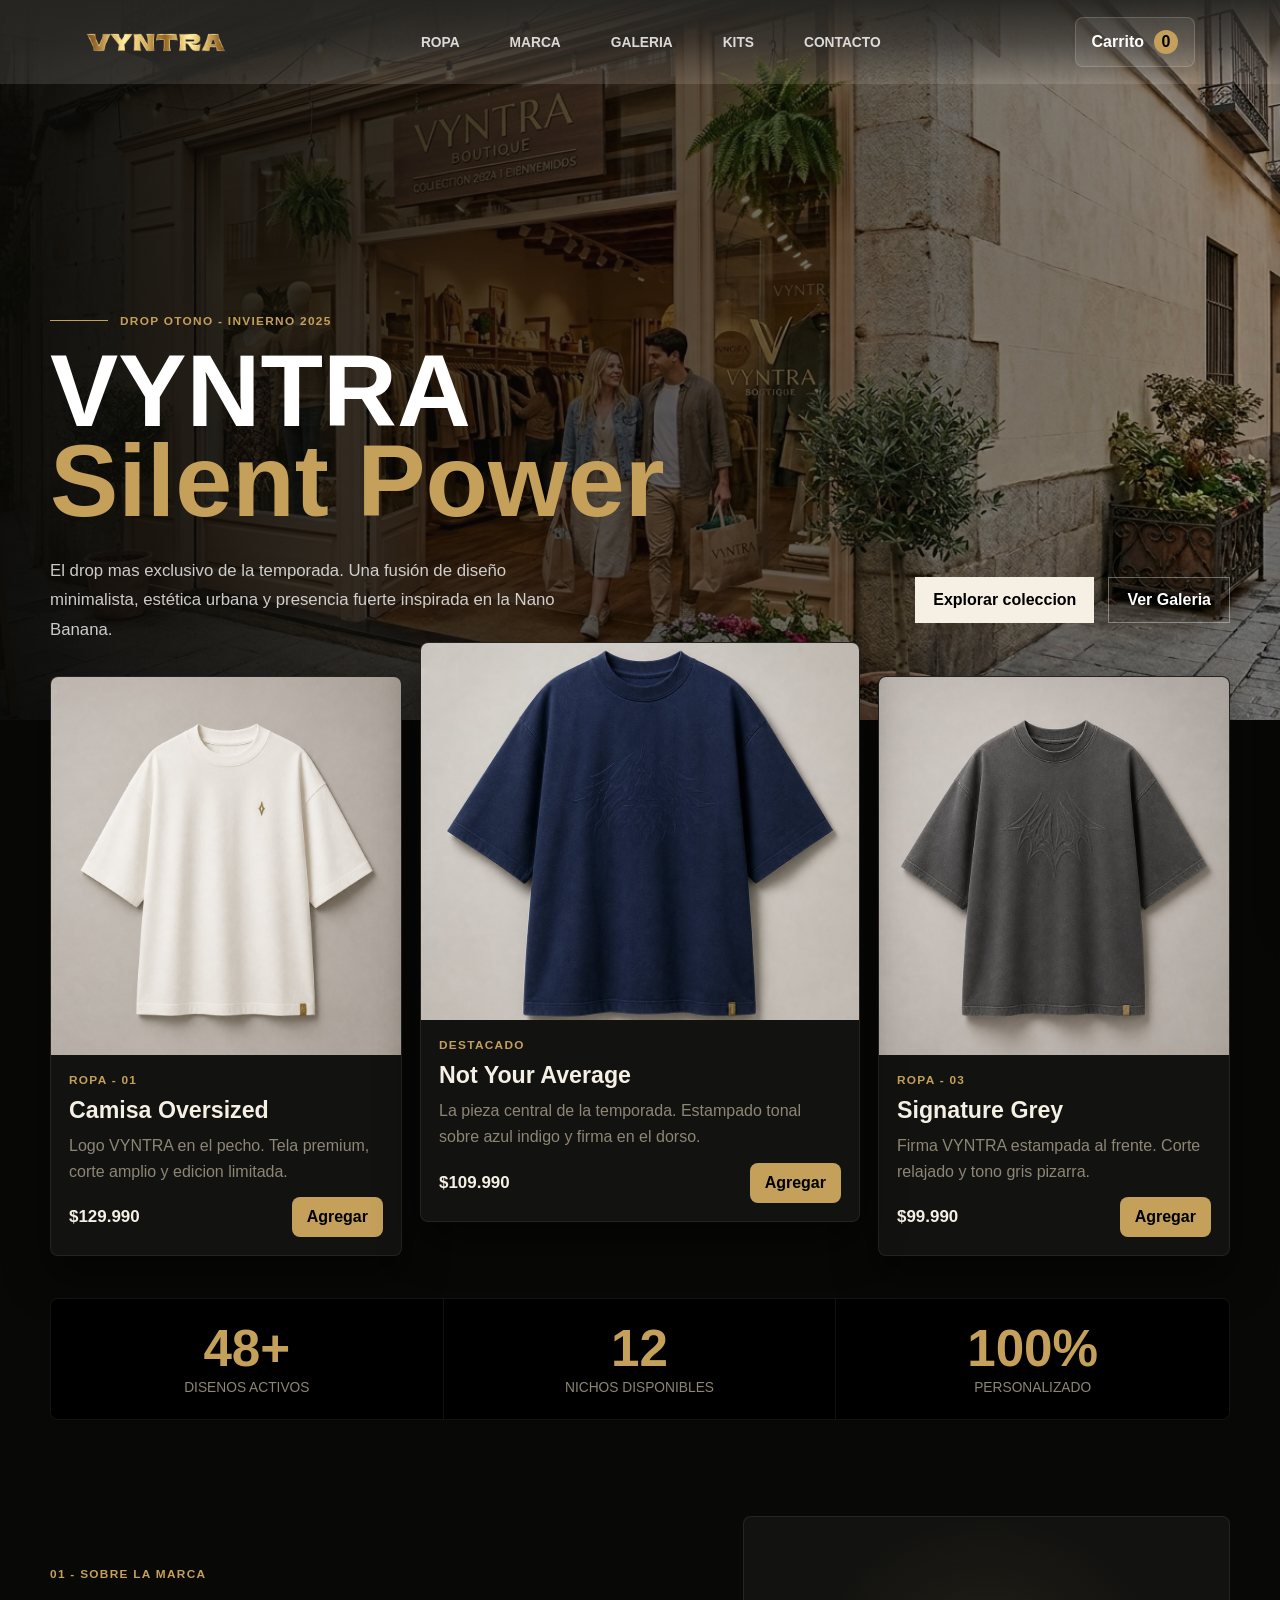
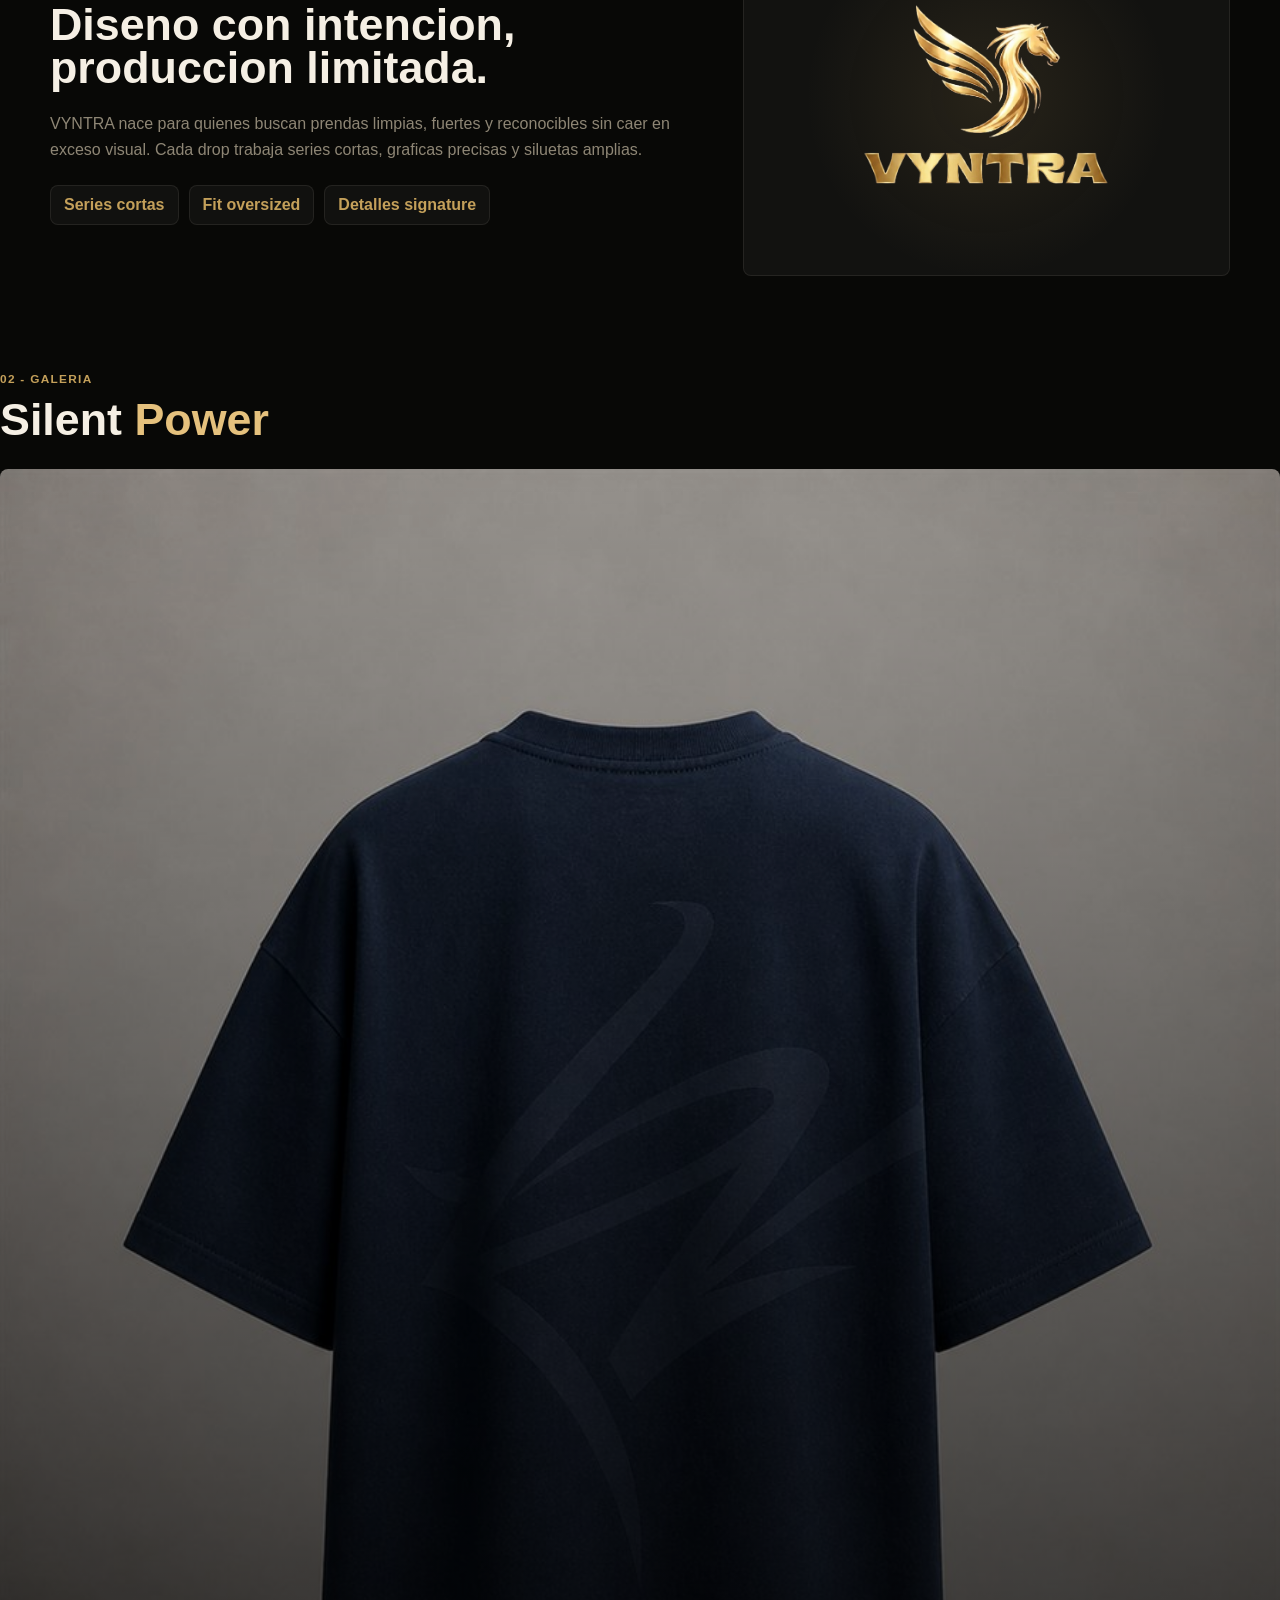
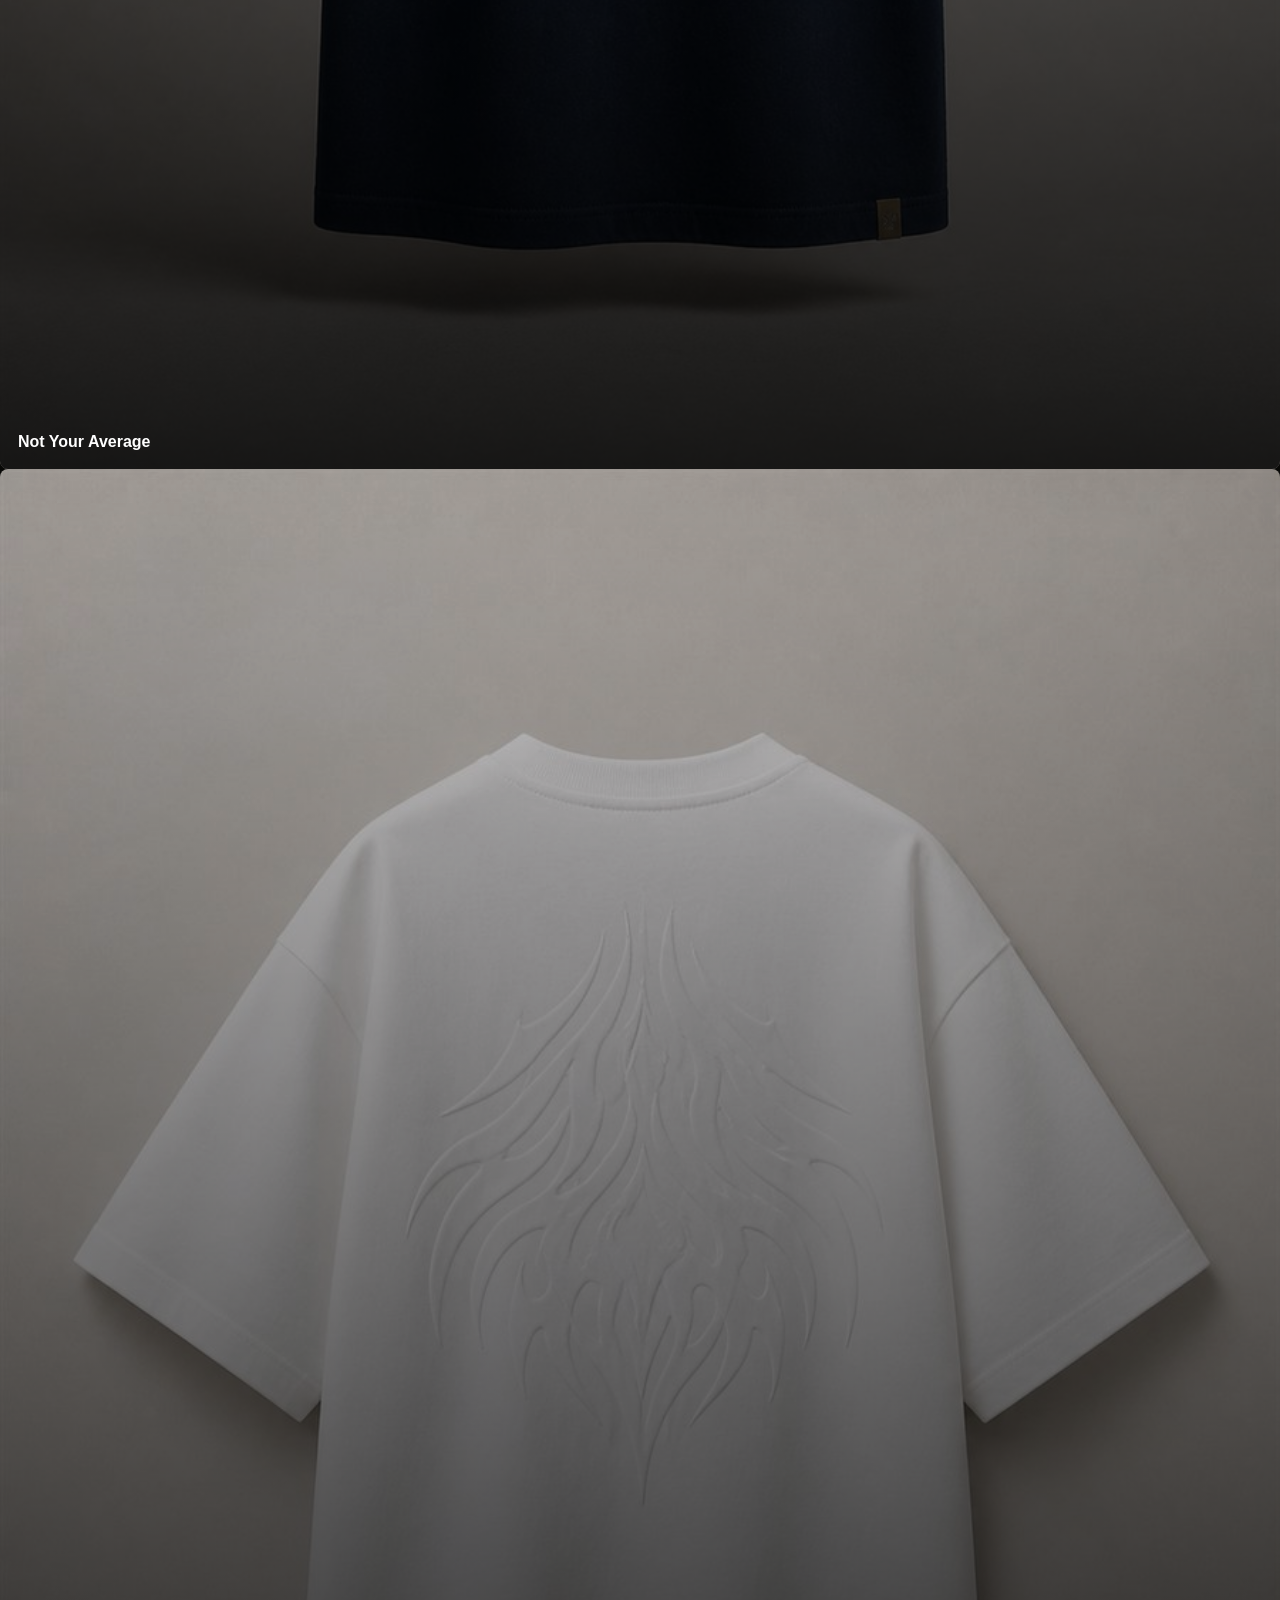
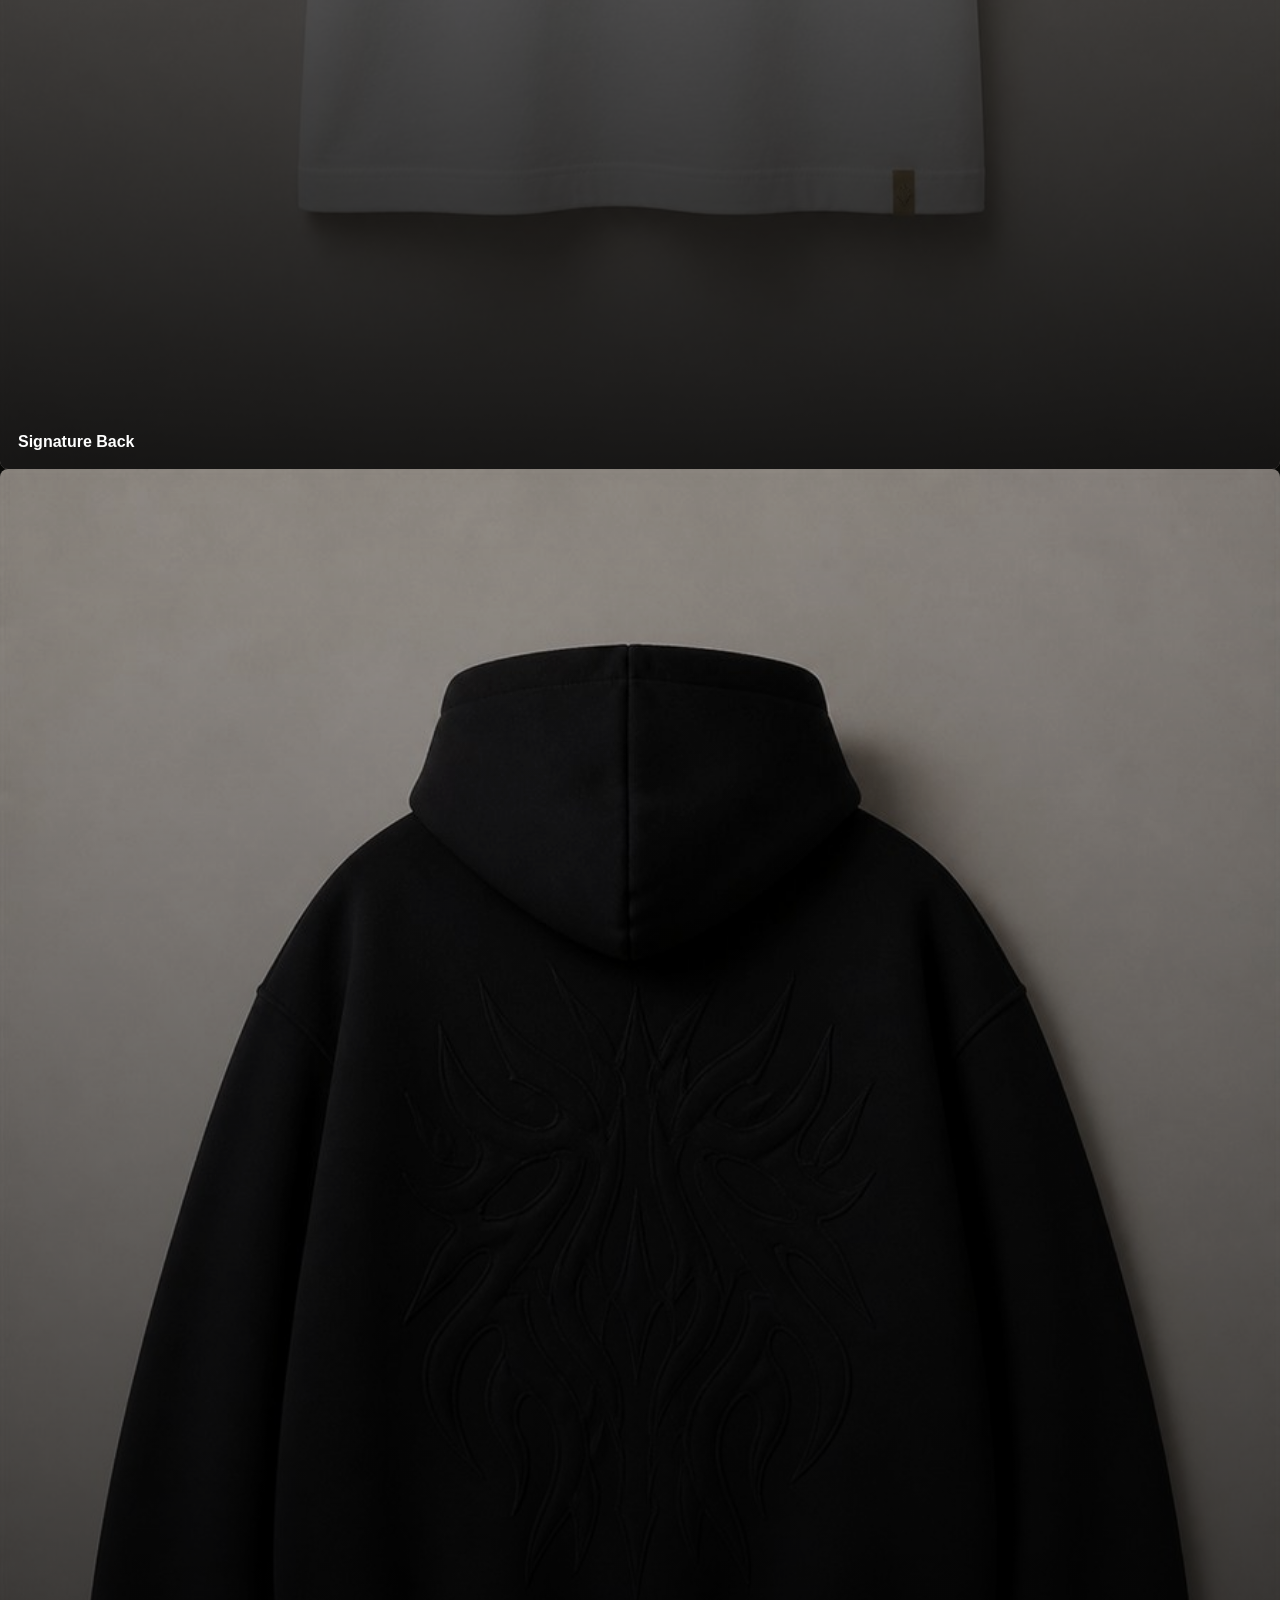
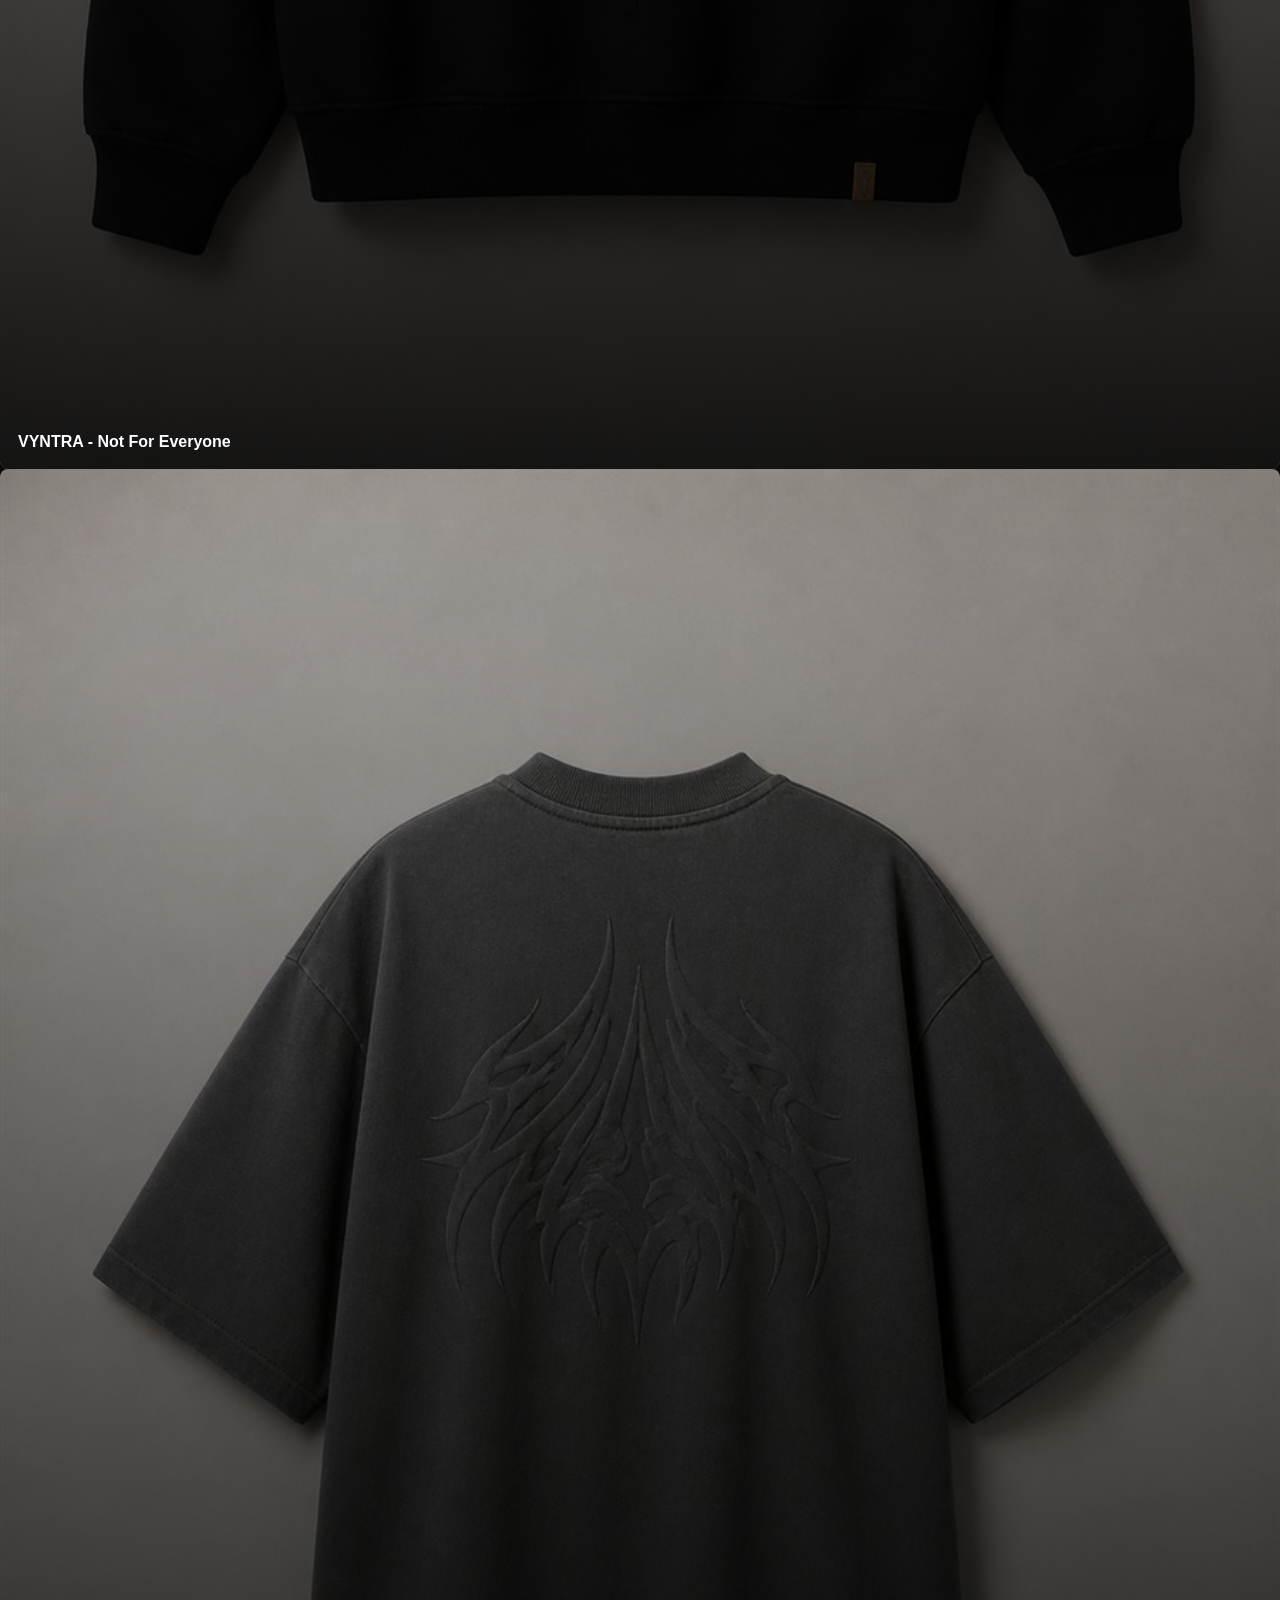
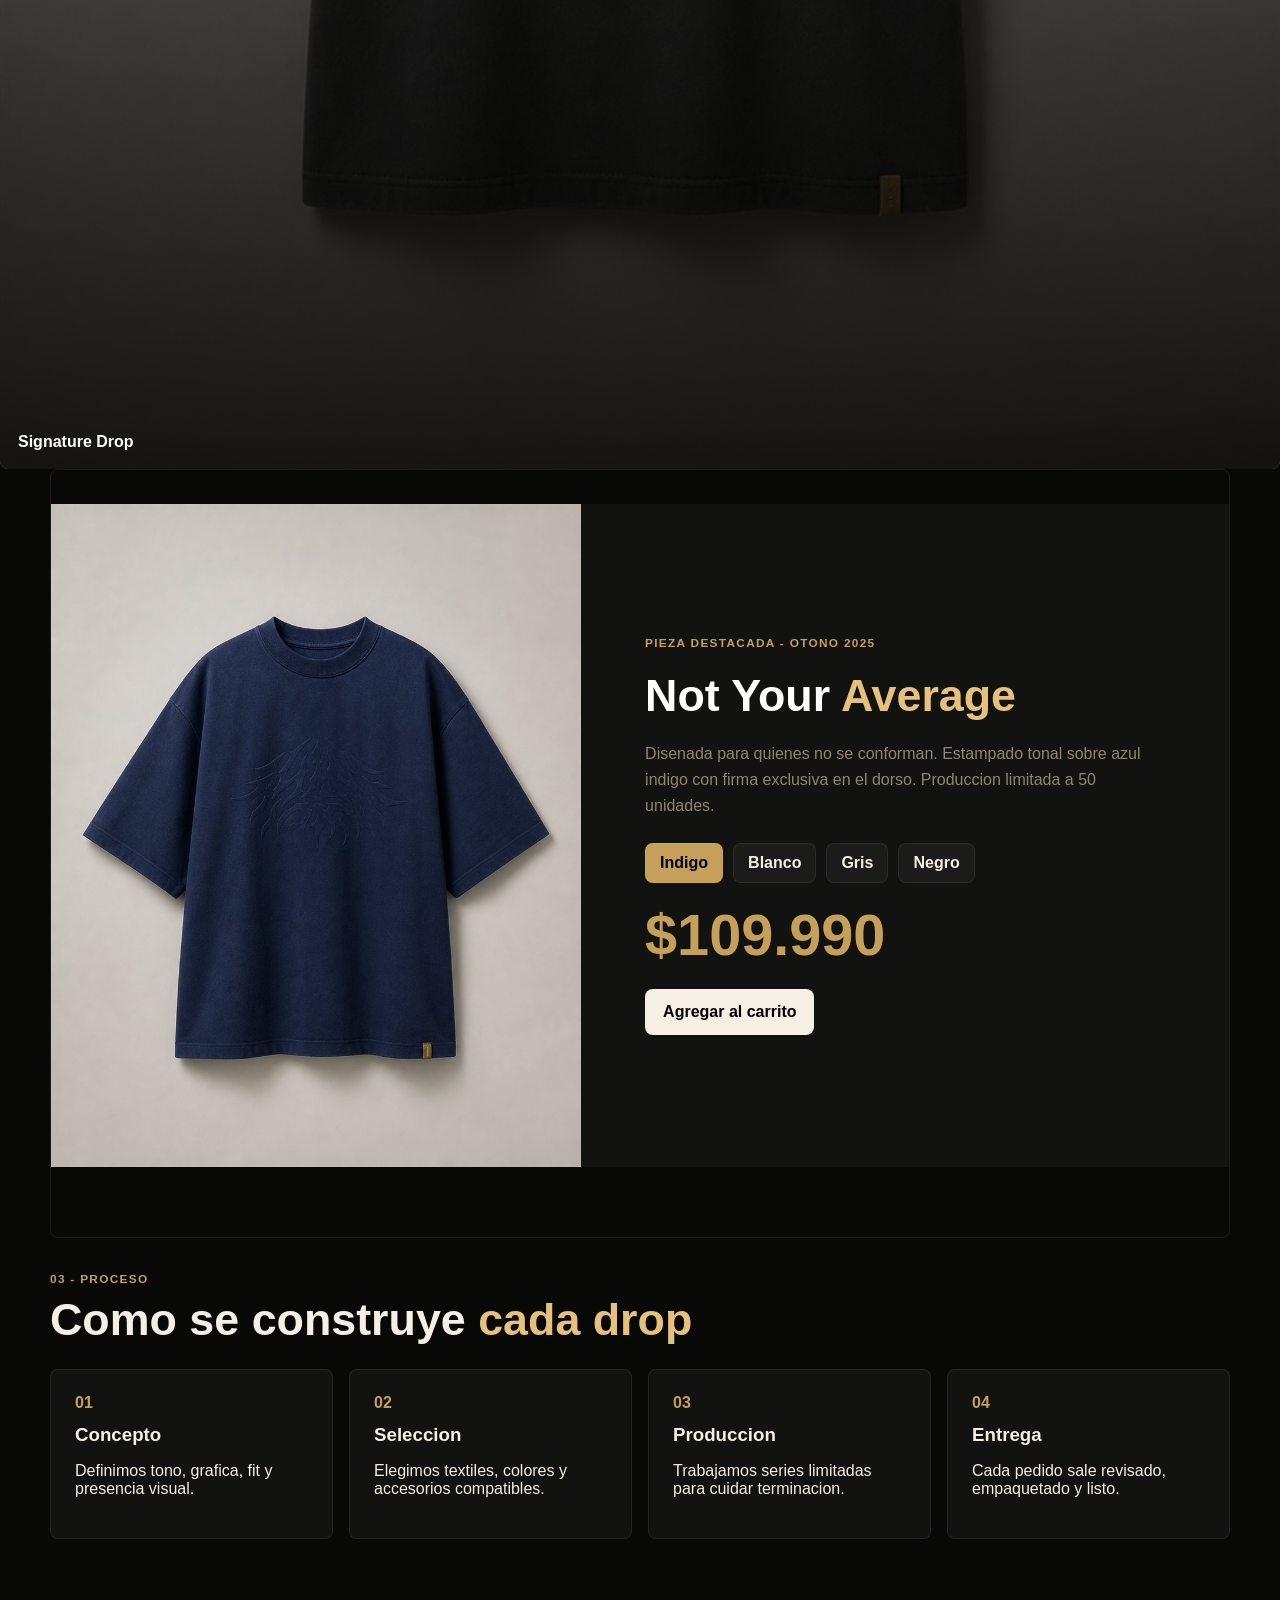
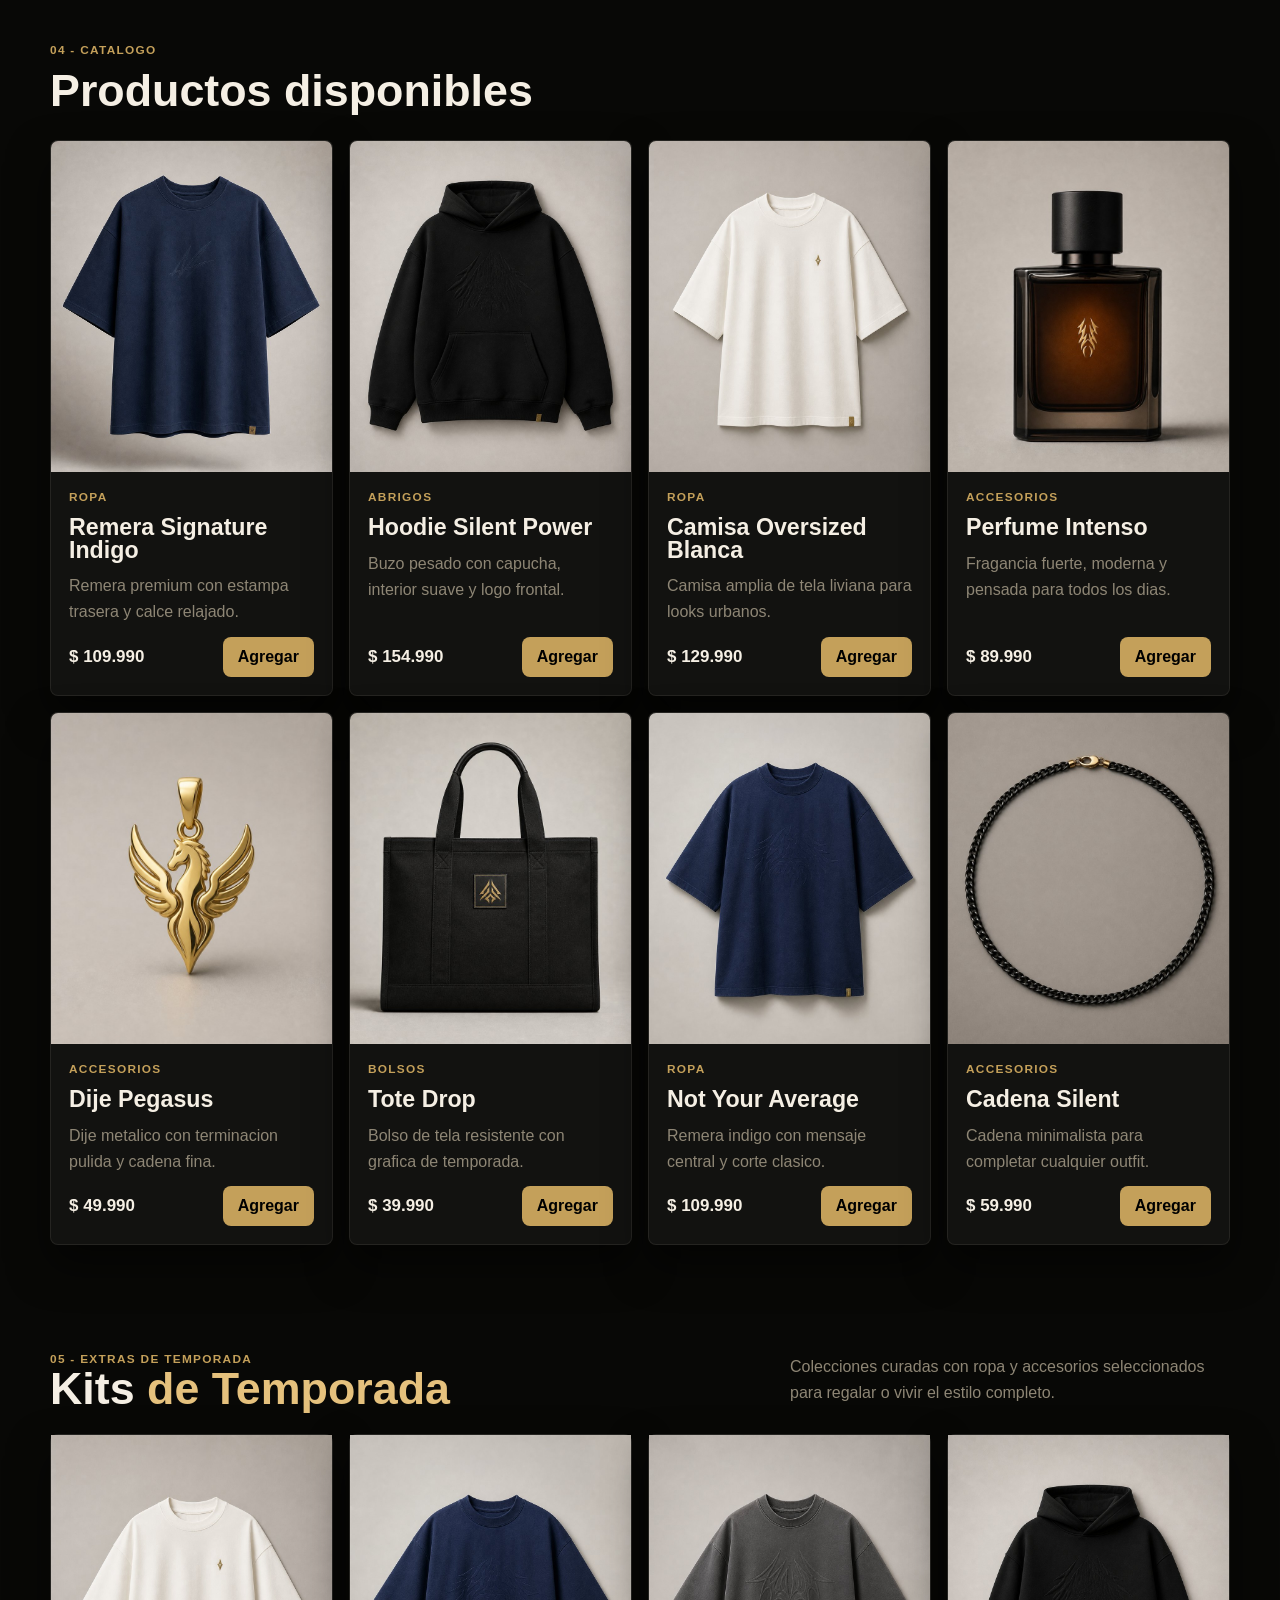
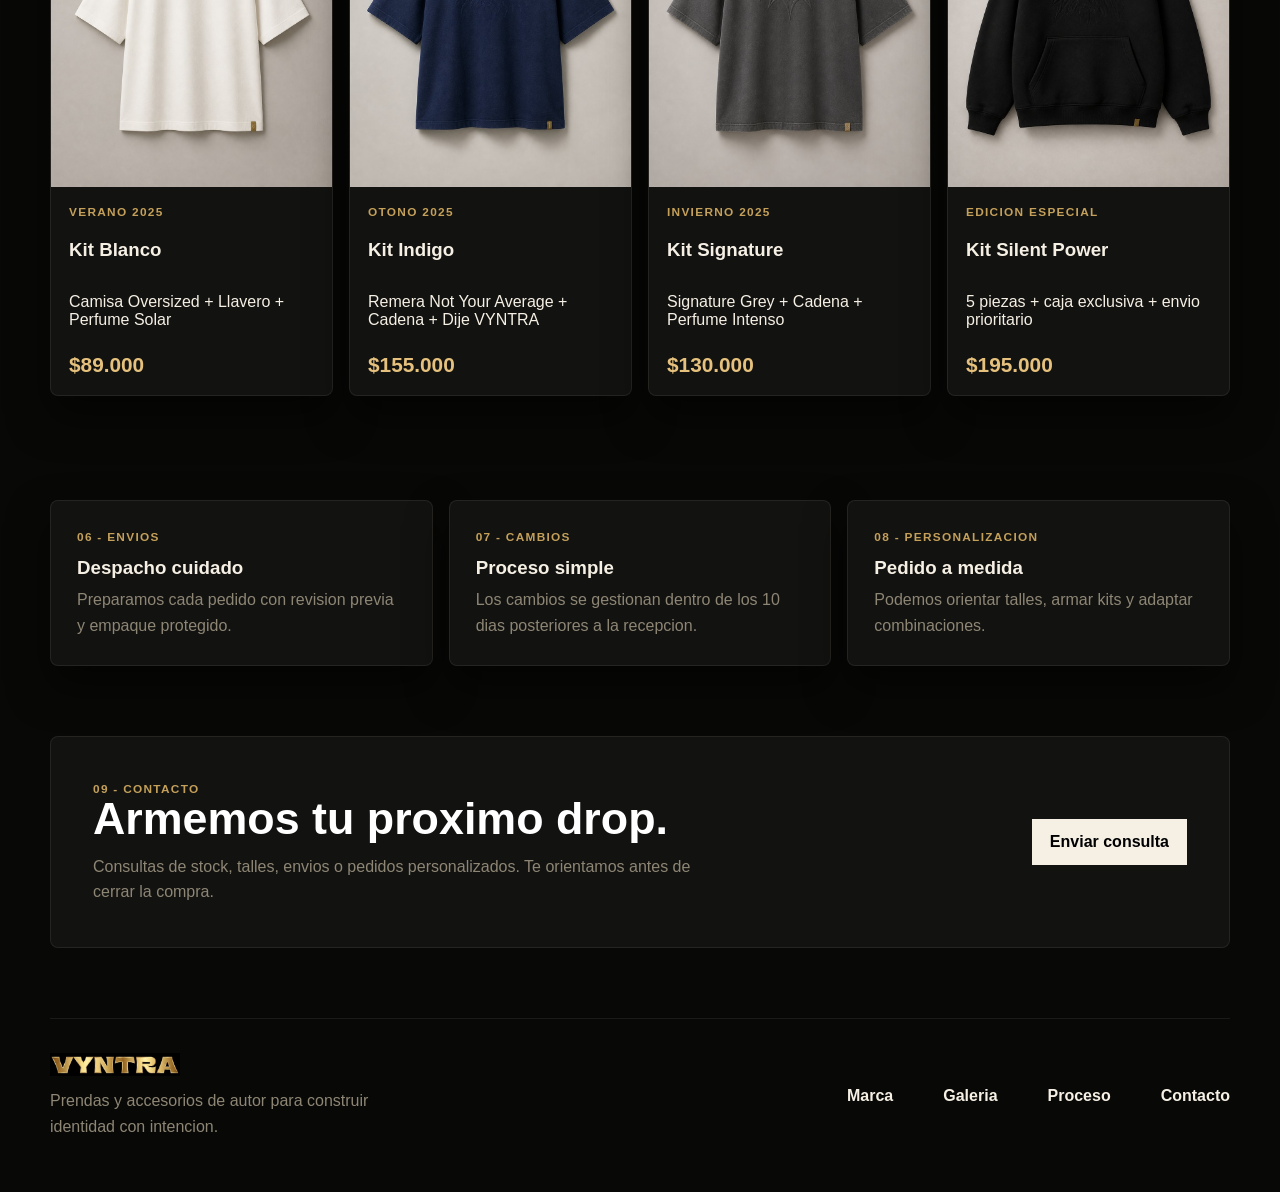
<file: mini-tienda/index.html>
<!DOCTYPE html>
<html lang="es">
<head>
  <meta charset="UTF-8">
  <meta name="viewport" content="width=device-width, initial-scale=1.0">
  <!-- Título de la tienda para SEO y accesibilidad -->
  <title>VYNTRA Mini Store</title>
  <!-- Enlace a la hoja de estilos CSS refactorizada -->
  <link rel="stylesheet" href="css/styles.css">
</head>
<body>
  <!-- Cabecera principal del sitio con navegación fija -->
  <header class="site-header">
    <nav class="navbar" aria-label="Navegacion principal">
      <!-- Logo de la marca -->
      <a class="brand" href="#inicio" aria-label="Inicio VYNTRA">
        <img src="../images/logoprincipaltexto-removebg-preview.png" alt="VYNTRA">
      </a>

      <!-- Enlaces de navegación rápida -->
      <div class="nav-links">
        <a href="#ropa">Ropa</a>
        <a href="#sobre">Marca</a>
        <a href="#gallery">Galeria</a>
        <a href="#kits">Kits</a>
        <a href="#contacto">Contacto</a>
      </div>

      <!-- Botón para abrir el carrito lateral con contador de ítems -->
      <button class="nav-cart" type="button" id="open-cart">
        Carrito <span id="cart-count">0</span>
      </button>
    </nav>
  </header>

  <main>
    <!-- Sección de Héroe (Hero) con la imagen de la Nano Banana generada -->
    <section class="hero" id="inicio">
      <div class="hero-bg">
        <img src="../images/products/inicio.png" alt="Drop Especial">
      </div>
      <div class="hero-content">
        <div class="hero-eyebrow">
          <span></span>
          <p>Drop Otono - Invierno 2025</p>
        </div>
        <h1>VYNTRA <strong>Silent Power</strong></h1>
        <div class="hero-row">
          <p>El drop mas exclusivo de la temporada. Una fusión de diseño minimalista, estética urbana y presencia fuerte inspirada en la Nano Banana.</p>
          <div class="hero-actions">
            <a class="btn btn-light" href="#ropa">Explorar coleccion</a>
            <a class="btn btn-ghost" href="#gallery">Ver Galeria</a>
          </div>
        </div>
      </div>
    </section>

    <!-- Fila de productos destacados iniciales -->
    <section class="product-row" id="ropa">
      <!-- Producto 1: Camisa Oversized -->
      <article class="product-card product-small">
        <img src="../images/products/camisa-oversized-blanca-front.jpg" alt="Camisa Oversized Blanca">
        <div>
          <span>Ropa - 01</span>
          <h2>Camisa Oversized</h2>
          <p>Logo VYNTRA en el pecho. Tela premium, corte amplio y edicion limitada.</p>
          <div class="product-bottom">
            <strong>$129.990</strong>
            <button type="button" data-add="3">Agregar</button>
          </div>
        </div>
      </article>

      <!-- Producto destacado central: Not Your Average -->
      <article class="product-card product-featured">
        <img src="../images/products/not-average-indigo-front.jpg" alt="Not Your Average">
        <div>
          <span>Destacado</span>
          <h2>Not Your Average</h2>
          <p>La pieza central de la temporada. Estampado tonal sobre azul indigo y firma en el dorso.</p>
          <div class="product-bottom">
            <strong>$109.990</strong>
            <button type="button" data-add="7">Agregar</button>
          </div>
        </div>
      </article>

      <!-- Producto 3: Signature Grey -->
      <article class="product-card product-small">
        <img src="../images/products/signature-grey-front.jpg" alt="Signature Grey">
        <div>
          <span>Ropa - 03</span>
          <h2>Signature Grey</h2>
          <p>Firma VYNTRA estampada al frente. Corte relajado y tono gris pizarra.</p>
          <div class="product-bottom">
            <strong>$99.990</strong>
            <button type="button" data-add="9">Agregar</button>
          </div>
        </div>
      </article>
    </section>

    <!-- Sección de estadísticas y números clave de la marca -->
    <section class="stats-strip" aria-label="Datos de la marca">
      <div><strong>48+</strong><span>Disenos activos</span></div>
      <div><strong>12</strong><span>Nichos disponibles</span></div>
      <div><strong>100%</strong><span>Personalizado</span></div>
    </section>

    <!-- Sección de información sobre la marca y filosofía -->
    <section class="brand-section" id="sobre">
      <div class="brand-copy">
        <span class="section-tag">01 - Sobre la marca</span>
        <h2>Diseno con intencion, produccion limitada.</h2>
        <p>VYNTRA nace para quienes buscan prendas limpias, fuertes y reconocibles sin caer en exceso visual. Cada drop trabaja series cortas, graficas precisas y siluetas amplias.</p>
        <div class="brand-points">
          <span>Series cortas</span>
          <span>Fit oversized</span>
          <span>Detalles signature</span>
        </div>
      </div>
      <!-- Logo o emblema circular de la marca -->
      <div class="brand-mark">
        <img src="../images/logoprincipal.png" alt="Emblema VYNTRA">
      </div>
    </section>

    <!-- Galeria: Galería visual de fotos de estilo de vida -->
    <section class="gallery" id="gallery">
      <div class="section-head">
        <span class="section-tag">02 - Galeria</span>
        <h2>Silent <em>Power</em></h2>
      </div>

      <div class="gallery-grid">
        <article class="look-card tall">
          <img src="../images/products/signature-back-indigo-hover.jpg" alt="Not Your Average lifestyle">
          <span>Not Your Average</span>
        </article>
        <article class="look-card tall">
          <img src="../images/products/silent-power-blanco-hover.jpg" alt="Signature Back">
          <span>Signature Back</span>
        </article>
        <article class="look-card">
          <img src="../images/products/hoodie-silent-power-hover.jpg" alt="VYNTRA Silent Power">
          <span>VYNTRA - Not For Everyone</span>
        </article>
        <article class="look-card">
          <img src="../images/products/signature-grey-hover.jpg" alt="Signature Drop">
          <span>Signature Drop</span>
        </article>
      </div>
    </section>

    <!-- Editorial: Destacado de temporada con selector de color interactivo -->
    <section class="editorial" id="destacado">
      <div class="editorial-image">
        <img src="../images/products/not-average-indigo-front.jpg" alt="Not Your Average">
      </div>
      <div class="editorial-info">
        <span class="section-tag">Pieza destacada - Otono 2025</span>
        <h2>Not Your <em>Average</em></h2>
        <p>Disenada para quienes no se conforman. Estampado tonal sobre azul indigo con firma exclusiva en el dorso. Produccion limitada a 50 unidades.</p>
        <div class="option-list">
          <button class="active" type="button">Indigo</button>
          <button type="button">Blanco</button>
          <button type="button">Gris</button>
          <button type="button">Negro</button>
        </div>
        <strong class="editorial-price">$109.990</strong>
        <button class="btn btn-dark" type="button" data-add="7">Agregar al carrito</button>
      </div>
    </section>

    <!-- Sección de proceso: Pasos del desarrollo de producto -->
    <section class="process-section" id="proceso">
      <div class="section-head">
        <span class="section-tag">03 - Proceso</span>
        <h2>Como se construye <em>cada drop</em></h2>
      </div>

      <div class="process-grid">
        <article><span>01</span><h3>Concepto</h3><p>Definimos tono, grafica, fit y presencia visual.</p></article>
        <article><span>02</span><h3>Seleccion</h3><p>Elegimos textiles, colores y accesorios compatibles.</p></article>
        <article><span>03</span><h3>Produccion</h3><p>Trabajamos series limitadas para cuidar terminacion.</p></article>
        <article><span>04</span><h3>Entrega</h3><p>Cada pedido sale revisado, empaquetado y listo.</p></article>
      </div>
    </section>

    <!-- Catálogo de productos completo, poblado dinámicamente mediante JS -->
    <section class="catalog-section">
      <div class="section-head">
        <span class="section-tag">04 - Catalogo</span>
        <h2>Productos disponibles</h2>
      </div>
      <div class="catalog-grid" id="product-list" aria-live="polite"></div>
    </section>

    <!-- Kits de temporada combinados -->
    <section class="kits-section" id="kits">
      <div class="kits-top">
        <div>
          <span class="section-tag">05 - Extras de temporada</span>
          <h2>Kits <em>de Temporada</em></h2>
        </div>
        <p>Colecciones curadas con ropa y accesorios seleccionados para regalar o vivir el estilo completo.</p>
      </div>

      <div class="kits-grid">
        <article class="kit-card">
          <img src="../images/products/camisa-oversized-blanca-front.jpg" alt="Kit Blanco">
          <div><span>Verano 2025</span><h3>Kit Blanco</h3><p>Camisa Oversized + Llavero + Perfume Solar</p><strong>$89.000</strong></div>
        </article>
        <article class="kit-card">
          <img src="../images/products/not-average-indigo-front.jpg" alt="Kit Indigo">
          <div><span>Otono 2025</span><h3>Kit Indigo</h3><p>Remera Not Your Average + Cadena + Dije VYNTRA</p><strong>$155.000</strong></div>
        </article>
        <article class="kit-card">
          <img src="../images/products/signature-grey-front.jpg" alt="Kit Signature">
          <div><span>Invierno 2025</span><h3>Kit Signature</h3><p>Signature Grey + Cadena + Perfume Intenso</p><strong>$130.000</strong></div>
        </article>
        <article class="kit-card">
          <img src="../images/products/hoodie-silent-power-front.jpg" alt="Kit Silent Power">
          <div><span>Edicion especial</span><h3>Kit Silent Power</h3><p>5 piezas + caja exclusiva + envio prioritario</p><strong>$195.000</strong></div>
        </article>
      </div>
    </section>

    <!-- Información de servicios adicionales (Envíos, Cambios, etc.) -->
    <section class="service-section" id="envios">
      <article>
        <span class="section-tag">06 - Envios</span>
        <h3>Despacho cuidado</h3>
        <p>Preparamos cada pedido con revision previa y empaque protegido.</p>
      </article>
      <article>
        <span class="section-tag">07 - Cambios</span>
        <h3>Proceso simple</h3>
        <p>Los cambios se gestionan dentro de los 10 dias posteriores a la recepcion.</p>
      </article>
      <article>
        <span class="section-tag">08 - Personalizacion</span>
        <h3>Pedido a medida</h3>
        <p>Podemos orientar talles, armar kits y adaptar combinaciones.</p>
      </article>
    </section>

    <!-- Banda de contacto y consultas directas -->
    <section class="contact-band" id="contacto">
      <div>
        <span class="section-tag">09 - Contacto</span>
        <h2>Armemos tu proximo drop.</h2>
        <p>Consultas de stock, talles, envios o pedidos personalizados. Te orientamos antes de cerrar la compra.</p>
      </div>
      <a class="btn btn-light" href="mailto:ventas@vyntra.com">Enviar consulta</a>
    </section>
  </main>

  <!-- Pie de página general con enlaces y logo -->
  <footer class="footer">
    <div>
      <img src="../images/logoprincipaltexto.png" alt="VYNTRA">
      <p>Prendas y accesorios de autor para construir identidad con intencion.</p>
    </div>
    <nav aria-label="Secciones del pie">
      <a href="#sobre">Marca</a>
      <a href="#gallery">Galeria</a>
      <a href="#proceso">Proceso</a>
      <a href="#contacto">Contacto</a>
    </nav>
  </footer>

  <!-- Carrito lateral deslizante (Drawer) para previsualización de compra -->
  <div class="cart-overlay" id="cart-overlay" aria-hidden="true"></div>
  <aside class="cart-drawer" id="cart-drawer" aria-label="Carrito de compras" aria-hidden="true">
    <div class="drawer-head">
      <div>
        <span class="section-tag">Compra ficticia</span>
        <h2>Tu carrito</h2>
      </div>
      <!-- Botón para cerrar el carrito -->
      <button class="icon-button" type="button" id="close-cart" aria-label="Cerrar carrito">x</button>
    </div>

    <!-- Contenedor de ítems añadidos, se renderiza con JS -->
    <div class="cart-items" id="cart-items"></div>

    <!-- Resumen y total de la compra -->
    <div class="drawer-summary">
      <div><span>Subtotal</span><strong id="subtotal">$0</strong></div>
      <div><span>Envio</span><span>Gratis</span></div>
      <div class="summary-total"><span>Total</span><strong id="total">$0</strong></div>
      <!-- Botón para avanzar al Checkout -->
      <button class="btn btn-dark full" type="button" id="checkout-button">Finalizar compra</button>
      <p>Es una compra simulada, no se procesa ningun pago real.</p>
    </div>
  </aside>

  <!-- Modal del Checkout de compra ficticia -->
  <div class="modal" id="checkout-modal" aria-hidden="true">
    <div class="modal-box" role="dialog" aria-modal="true" aria-labelledby="modal-title">
      <!-- Botón de cierre del modal -->
      <button class="icon-button close-modal" type="button" id="close-modal" aria-label="Cerrar">x</button>
      <span class="section-tag">Checkout</span>
      <h2 id="modal-title">Datos de compra</h2>

      <!-- Formulario para completar los datos de envío -->
      <form id="checkout-form">
        <label>Nombre completo<input type="text" id="customer-name" placeholder="Ej: Facundo Perez" required></label>
        <label>Email<input type="email" id="customer-email" placeholder="Ej: correo@email.com" required></label>
        <label>Direccion de envio<input type="text" id="customer-address" placeholder="Ej: Calle 123" required></label>
        <button class="btn btn-dark full" type="submit">Confirmar compra</button>
      </form>
    </div>
  </div>

  <!-- Notificación Toast emergente para acciones (ej. producto agregado) -->
  <div class="toast" id="toast" role="status" aria-live="polite"></div>

  <!-- Script con la lógica interactiva de la tienda -->
  <script src="js/app.js"></script>
</body>
</html>
</file>
<file: mini-tienda/css/styles.css>
/* ==========================================================================
   CSS VARIABLES & DESIGN SYSTEM (DARK & CREAM THEME)
   ========================================================================== */
:root {
  --black: #000000;
  --bg: #080806;                         /* Fondo principal oscuro */
  --cream: #f5efe4;                      /* Color crema principal para texto y acentos */
  --paper: #121210;                      /* Fondo de tarjetas, modales y cajones */
  --ink: #f5efe4;                        /* Color de texto principal */
  --muted: #8e8675;                      /* Texto secundario y descripciones */
  --line: rgba(255, 255, 255, 0.1);      /* Bordes claros generales */
  --dark-line: rgba(245, 239, 228, 0.08);/* Bordes en elementos oscuros */
  --gold: #c4a05a;                       /* Acento dorado de la marca */
  --gold-dark: #e5c17d;                  /* Acento dorado brillante para legibilidad en oscuro */
  --shadow: 0 20px 40px rgba(0, 0, 0, 0.5); /* Sombra difusa premium */
}

/* ==========================================================================
   RESET & ESTILOS BASE
   ========================================================================== */
* { box-sizing: border-box; }
html { scroll-behavior: smooth; }
body {
  margin: 0;
  color: var(--ink);
  background: var(--bg);
  font-family: -apple-system, BlinkMacSystemFont, "Segoe UI", Roboto, sans-serif;
}
body.drawer-open, body.modal-open { overflow: hidden; }
img { display: block; max-width: 100%; }
button, input { font: inherit; }
button { cursor: pointer; border: 0; border-radius: 8px; }
a { color: inherit; text-decoration: none; }

/* ==========================================================================
   COMPONENTES GLOBALES Y CONTENEDORES
   ========================================================================== */
/* Ancho máximo y centrado para todos los bloques de contenido principal */
.navbar, .hero-content, .product-row, .stats-strip, .brand-section, .lookbook, 
.editorial, .process-section, .catalog-section, .kits-section, .service-section, 
.contact-band, .footer {
  width: min(1180px, calc(100% - 32px));
  margin-inline: auto;
}

/* Relleno vertical estándar para las secciones del catálogo y contenidos */
.lookbook, .editorial, .process-section, .catalog-section, .kits-section, .service-section {
  padding: 34px 0 70px;
}

/* Grillas genéricas autoadaptables para reducir media-queries */
.process-grid, .catalog-grid, .kits-grid, .service-section {
  display: grid;
  gap: 16px;
}

/* Botones e interactivos con micro-animaciones al pasar el cursor (hover) */
.nav-cart, .btn, .product-card button, .icon-button, .quantity-button, 
.remove-button, .option-list button {
  transition: transform 0.2s ease, background 0.2s ease, color 0.2s ease, border-color 0.2s ease;
}
.nav-cart:hover, .btn:hover, .product-card button:hover, .icon-button:hover, 
.quantity-button:hover, .remove-button:hover {
  transform: translateY(-2px);
}

/* ==========================================================================
   CABECERA & NAVEGACIÓN
   ========================================================================== */
.site-header {
  position: fixed;
  inset: 0 0 auto;
  z-index: 40;
  background: linear-gradient(180deg, rgba(8, 8, 6, 0.95), rgba(8, 8, 6, 0.6), transparent);
}
.navbar {
    width: 100%;
    min-height: 84px;
    display: flex;
    align-items: center;
    justify-content: space-around;
    gap: 24px;
    color: #fff;
    background: #efe9dd21;
}
.brand img { width: 142px; }
.nav-links {
  display: flex;
  align-items: center;
  gap: 50px;
  font-size: 0.86rem;
  font-weight: 800;
  text-transform: uppercase;
}
.nav-links a { opacity: 0.82; }
.nav-links a:hover { opacity: 1; }
.nav-cart {
  display: inline-flex;
  align-items: center;
  gap: 10px;
  padding: 12px 16px;
  color: #fff;
  background: rgba(255, 255, 255, 0.08);
  border: 1px solid rgba(255, 255, 255, 0.16);
  font-weight: 900;
}
.nav-cart span {
  min-width: 24px;
  padding: 3px 7px;
  color: var(--black);
  background: var(--gold);
  border-radius: 999px;
}

/* ==========================================================================
   SECCIÓN HERO (PORTADA PRINCIPAL - NANO BANANA)
   ========================================================================== */
.hero {
  position: relative;
  min-height: 720px;
  display: grid;
  align-items: end;
  overflow: hidden;
  color: #fff;
  background: var(--black);
}
.hero-bg { position: absolute; inset: 0; }
.hero-bg img {
  width: 100%;
  height: 100%;
  object-fit: cover;
  opacity: 0.7;
}
.hero-bg::after {
  content: "";
  position: absolute;
  inset: 0;
  background: linear-gradient(90deg, rgba(8, 8, 6, 0.95), rgba(8, 8, 6, 0.5), transparent);
}
.hero-content {
  position: relative;
  z-index: 1;
  padding: 160px 0 76px;
}
.hero-eyebrow, .hero-row, .hero-actions, .product-bottom, .kits-top, 
.drawer-head, .drawer-summary div, .contact-band, .footer {
  display: flex;
  align-items: center;
}
.hero-eyebrow { gap: 12px; margin-bottom: 18px; }
.hero-eyebrow span { width: 58px; height: 1px; background: var(--gold); }
.hero-eyebrow p, .section-tag, .product-card span, .kit-card span {
  margin: 0;
  color: var(--gold);
  font-size: 0.74rem;
  font-weight: 900;
  letter-spacing: 0.11em;
  text-transform: uppercase;
}
.hero h1 {
  max-width: 900px;
  margin: 0;
  font-size: clamp(3.5rem, 8vw, 8rem);
  line-height: 0.88;
}
.hero h1 strong { display: block; color: var(--gold); font-weight: 900; }
.hero-row { justify-content: space-between; gap: 32px; margin-top: 30px; }
.hero-row p {
  max-width: 520px;
  margin: 0;
  color: rgba(255, 255, 255, 0.78);
  font-size: 1.05rem;
  line-height: 1.75;
}
.hero-actions { gap: 14px; flex-wrap: wrap; }

/* ==========================================================================
   BOTONES
   ========================================================================== */
.btn {
  display: inline-flex;
  min-height: 46px;
  align-items: center;
  justify-content: center;
  padding: 13px 18px;
  font-weight: 900;
}
.btn-light { color: var(--black); background: var(--cream); }
.btn-ghost { color: #fff; background: transparent; border: 1px solid rgba(255, 255, 255, 0.36); }
.btn-dark, .product-card button { color: var(--black); background: var(--gold); }
.btn.full { width: 100%; }

/* ==========================================================================
   TARJETAS DE PRODUCTO & DESTACADOS
   ========================================================================== */
.product-card, .kit-card, .service-section article, .cart-drawer, .modal-box {
  background: var(--paper);
  border: 1px solid var(--dark-line);
  box-shadow: var(--shadow);
  border-radius: 8px;
}
.product-row {
  display: grid;
  grid-template-columns: 1fr 1.25fr 1fr;
  gap: 18px;
  margin-top: -44px;
  position: relative;
  z-index: 3;
}
.product-card {
  display: flex;
  flex-direction: column;
  overflow: hidden;
}
.product-card img {
  width: 100%;
  aspect-ratio: 1 / 1.08;
  object-fit: cover;
  background: #181816;
}
.product-featured { transform: translateY(-34px); }
.product-featured img { aspect-ratio: 1 / 0.86; }
.product-card > div {
  flex: 1;
  display: flex;
  flex-direction: column;
  gap: 12px;
  padding: 18px;
}
.product-card h2, .section-head h2, .brand-copy h2, .editorial-info h2, 
.kits-top h2, .contact-band h2, .drawer-head h2, .modal-box h2 {
  margin: 0;
  font-size: clamp(2rem, 3.5vw, 3.5rem);
  line-height: 0.96;
}
.product-card h2 { font-size: 1.45rem; }
.product-card p, .brand-copy p, .editorial-info p, .kits-top p, 
.service-section p, .contact-band p, .footer p, .drawer-summary p {
  margin: 0;
  color: var(--muted);
  line-height: 1.62;
}
.product-bottom { justify-content: space-between; gap: 12px; margin-top: auto; }
.product-bottom strong { font-size: 1.06rem; }
.product-card button { padding: 11px 15px; font-weight: 900; }

/* ==========================================================================
   ESTADÍSTICAS & SOBRE LA MARCA
   ========================================================================== */
.stats-strip {
  display: grid;
  grid-template-columns: repeat(3, 1fr);
  margin-top: 42px;
  color: #fff;
  background: var(--black);
  border-radius: 8px;
  border: 1px solid var(--dark-line);
}
.stats-strip div {
  display: grid;
  gap: 6px;
  padding: 24px;
  text-align: center;
  border-right: 1px solid var(--dark-line);
}
.stats-strip div:last-child { border-right: 0; }
.stats-strip strong { color: var(--gold); font-size: clamp(2rem, 4vw, 4rem); line-height: 1; }
.stats-strip span { color: var(--muted); font-size: 0.86rem; text-transform: uppercase; }

.brand-section {
  display: grid;
  grid-template-columns: 1.15fr 0.85fr;
  gap: 34px;
  align-items: center;
  padding: 96px 0;
}
.brand-copy { display: grid; gap: 22px; }
.brand-points { display: flex; flex-wrap: wrap; gap: 10px; }
.brand-points span {
  padding: 10px 13px;
  background: rgba(255, 255, 255, 0.04);
  color: var(--gold);
  border: 1px solid var(--dark-line);
  border-radius: 8px;
  font-weight: 900;
}
.brand-mark {
  display: grid;
  place-items: center;
  min-height: 360px;
  background: radial-gradient(circle at center, rgba(196, 160, 90, 0.12), transparent 60%), var(--paper);
  border-radius: 8px;
  border: 1px solid var(--dark-line);
}
.brand-mark img { width: min(250px, 70%); }

/* ==========================================================================
   LOOKBOOK & EDITORIAL
   ========================================================================== */
.section-head { display: grid; gap: 12px; margin-bottom: 28px; }
.section-head em, .editorial-info em, .kits-top em { color: var(--gold-dark); font-style: normal; }

.lookbook-grid {
  display: grid;
  grid-template-columns: 1.1fr 1.1fr 0.9fr;
  grid-auto-rows: 240px;
  gap: 16px;
}
.look-card {
  position: relative;
  min-height: 240px;
  overflow: hidden;
  border-radius: 8px;
  background: var(--black);
}
.look-card.tall { grid-row: span 2; }
.look-card img {
  width: 100%;
  height: 100%;
  object-fit: cover;
  opacity: 0.82;
  transition: transform 0.35s ease;
}
.look-card::after {
  content: "";
  position: absolute;
  inset: 0;
  background: linear-gradient(180deg, transparent, rgba(0, 0, 0, 0.85));
}
.look-card span {
  position: absolute;
  left: 18px;
  right: 18px;
  bottom: 18px;
  z-index: 1;
  color: #fff;
  font-weight: 900;
}
.look-card:hover img { transform: scale(1.04); }

.editorial {
  display: grid;
  grid-template-columns: 0.9fr 1.1fr;
  gap: 0;
  color: #fff;
  border-radius: 8px;
  overflow: hidden;
  border: 1px solid var(--dark-line);
}
.editorial-image, .editorial-info { min-height: 560px; }
.editorial-image img { width: 100%; height: 100%; object-fit: cover; }
.editorial-info {
  display: grid;
  align-content: center;
  gap: 24px;
  padding: clamp(28px, 5vw, 64px);
  background: var(--paper);
}
.editorial-info p { color: var(--muted); }
.option-list { display: flex; flex-wrap: wrap; gap: 10px; }
.option-list button {
  padding: 10px 14px;
  color: var(--cream);
  background: rgba(255, 255, 255, 0.04);
  border: 1px solid var(--dark-line);
  font-weight: 800;
}
.option-list .active { color: var(--black); background: var(--gold); }
.editorial-price { color: var(--gold); font-size: clamp(2.5rem, 5vw, 3.6rem); line-height: 1; }
.editorial-info .btn-dark { width: fit-content; color: var(--black); background: var(--cream); }

/* ==========================================================================
   PROCESO, CATÁLOGO Y KITS
   ========================================================================== */
.process-grid { grid-template-columns: repeat(auto-fit, minmax(220px, 1fr)); }
.process-grid article {
  padding: 24px;
  background: var(--paper);
  border: 1px solid var(--dark-line);
  border-radius: 8px;
}
.process-grid span { color: var(--gold); font-weight: 900; }
.process-grid h3, .service-section h3, .kit-card h3 { margin: 12px 0 8px; }

.catalog-grid { grid-template-columns: repeat(auto-fit, minmax(240px, 1fr)); }
.catalog-grid .product-card img { aspect-ratio: 1 / 1.18; }

.kits-top { justify-content: space-between; gap: 28px; margin-bottom: 24px; }
.kits-top p { max-width: 440px; }
.kits-grid { grid-template-columns: repeat(auto-fit, minmax(240px, 1fr)); }
.kit-card div { display: grid; gap: 8px; padding: 18px; }
.kit-card strong { color: var(--gold-dark); font-size: 1.3rem; }

.service-section { grid-template-columns: repeat(auto-fit, minmax(280px, 1fr)); }
.service-section article { padding: 26px; }

/* ==========================================================================
   CONTACTO & PIE DE PÁGINA
   ========================================================================== */
.contact-band {
  justify-content: space-between;
  gap: 30px;
  margin-bottom: 70px;
  padding: 42px;
  color: #fff;
  background: var(--paper);
  border: 1px solid var(--dark-line);
  border-radius: 8px;
}
.contact-band p { max-width: 620px; margin-top: 14px; color: var(--muted); }

.footer {
  justify-content: space-between;
  gap: 32px;
  padding: 34px 0 52px;
  border-top: 1px solid var(--dark-line);
}
.footer img { width: 130px; margin-bottom: 12px; }
.footer p { max-width: 360px; }
.footer nav {
    display: flex;
    flex-wrap: wrap;
    gap: 50px;
    font-weight: 900;
}

/* ==========================================================================
   CARRITO LATERAL (DRAWER)
   ========================================================================== */
.cart-overlay {
  position: fixed;
  inset: 0;
  z-index: 60;
  display: none;
  background: rgba(0, 0, 0, 0.7);
}
.cart-overlay.is-open { display: block; }
.cart-drawer {
  position: fixed;
  top: 0;
  right: -460px;
  z-index: 70;
  width: min(440px, 100%);
  height: 100vh;
  display: grid;
  grid-template-rows: auto 1fr auto;
  transition: right 0.28s ease;
}
.cart-drawer.is-open { right: 0; }
.drawer-head { justify-content: space-between; gap: 16px; padding: 24px; border-bottom: 1px solid var(--dark-line); }
.drawer-head h2, .modal-box h2 { font-size: 2rem; }
.icon-button {
  width: 38px;
  height: 38px;
  color: var(--black);
  background: var(--cream);
  font-weight: 900;
  display: inline-flex;
  align-items: center;
  justify-content: center;
}
.cart-items { overflow: auto; padding: 10px 18px; }
.empty-cart { margin: 0; padding: 58px 12px; color: var(--muted); text-align: center; }
.cart-item {
  display: grid;
  grid-template-columns: 78px 1fr;
  gap: 13px;
  padding: 14px 0;
  border-bottom: 1px solid var(--dark-line);
}
.cart-item img { width: 78px; height: 88px; object-fit: cover; border-radius: 8px; }
.cart-item h3, .cart-item p { margin: 0; }
.cart-item p { color: var(--muted); }
.cart-actions { display: flex; align-items: center; gap: 8px; margin-top: 12px; }
.quantity-button {
  width: 32px;
  height: 32px;
  color: var(--black);
  background: var(--cream);
  font-weight: 900;
}
.remove-button { margin-left: auto; color: #ff6b5c; background: transparent; font-weight: 900; }
.drawer-summary { padding: 20px 24px 24px; border-top: 1px solid var(--dark-line); }
.drawer-summary div { justify-content: space-between; padding: 9px 0; }
.summary-total { font-size: 1.18rem; }
.drawer-summary p { margin-top: 12px; font-size: 0.9rem; }

/* ==========================================================================
   MODAL DE CHECKOUT & TOASTS
   ========================================================================== */
.modal {
  position: fixed;
  inset: 0;
  z-index: 90;
  display: none;
  place-items: center;
  padding: 18px;
  background: rgba(0, 0, 0, 0.75);
}
.modal.is-open { display: grid; }
.modal-box { position: relative; width: min(480px, 100%); padding: 30px; }
.close-modal { position: absolute; top: 16px; right: 16px; }
form { display: grid; gap: 15px; margin-top: 22px; }
label { display: grid; gap: 8px; color: var(--muted); font-weight: 900; }
input {
  width: 100%;
  padding: 13px 12px;
  color: var(--ink);
  background: rgba(255, 255, 255, 0.04);
  border: 1px solid var(--dark-line);
  border-radius: 8px;
}
input:focus { outline: 1px solid var(--gold); border-color: var(--gold); }
.toast {
  position: fixed;
  right: 18px;
  bottom: 18px;
  z-index: 100;
  max-width: 360px;
  padding: 14px 16px;
  color: var(--black);
  background: var(--gold);
  border: 1px solid rgba(255, 255, 255, 0.16);
  border-radius: 8px;
  box-shadow: var(--shadow);
  opacity: 0;
  pointer-events: none;
  transform: translateY(12px);
  transition: opacity 0.25s ease, transform 0.25s ease;
  font-weight: 800;
}
.toast.is-visible { opacity: 1; transform: translateY(0); }

/* ==========================================================================
   MEDIA QUERIES (ADAPTABILIDAD ADICIONAL)
   ========================================================================== */
@media (max-width: 980px) {
  .nav-links { display: none; }
  .product-row, .brand-section, .editorial { grid-template-columns: 1fr; }
  .product-featured { transform: none; }
  .lookbook-grid { grid-template-columns: repeat(2, minmax(0, 1fr)); }
  .look-card.tall { grid-row: span 1; }
  .hero-row, .kits-top, .contact-band, .footer { align-items: flex-start; flex-direction: column; }
}

@media (max-width: 640px) {
  .navbar { min-height: 72px; }
  .brand img { width: 118px; }
  .nav-cart { padding: 10px 12px; }
  .hero { min-height: 650px; }
  .hero-content { padding-bottom: 58px; }
  .product-row { margin-top: 18px; }
  .stats-strip { grid-template-columns: 1fr; }
  .stats-strip div { border-right: 0; border-bottom: 1px solid var(--dark-line); }
  .stats-strip div:last-child { border-bottom: 0; }
  .brand-section { padding: 62px 0; }
  .lookbook, .editorial, .process-section, .catalog-section, .kits-section, .service-section { padding-bottom: 48px; }
  .editorial-image, .editorial-info { min-height: auto; }
  .editorial-price { font-size: 2.8rem; }
  .contact-band { padding: 28px; }
}
</file>
